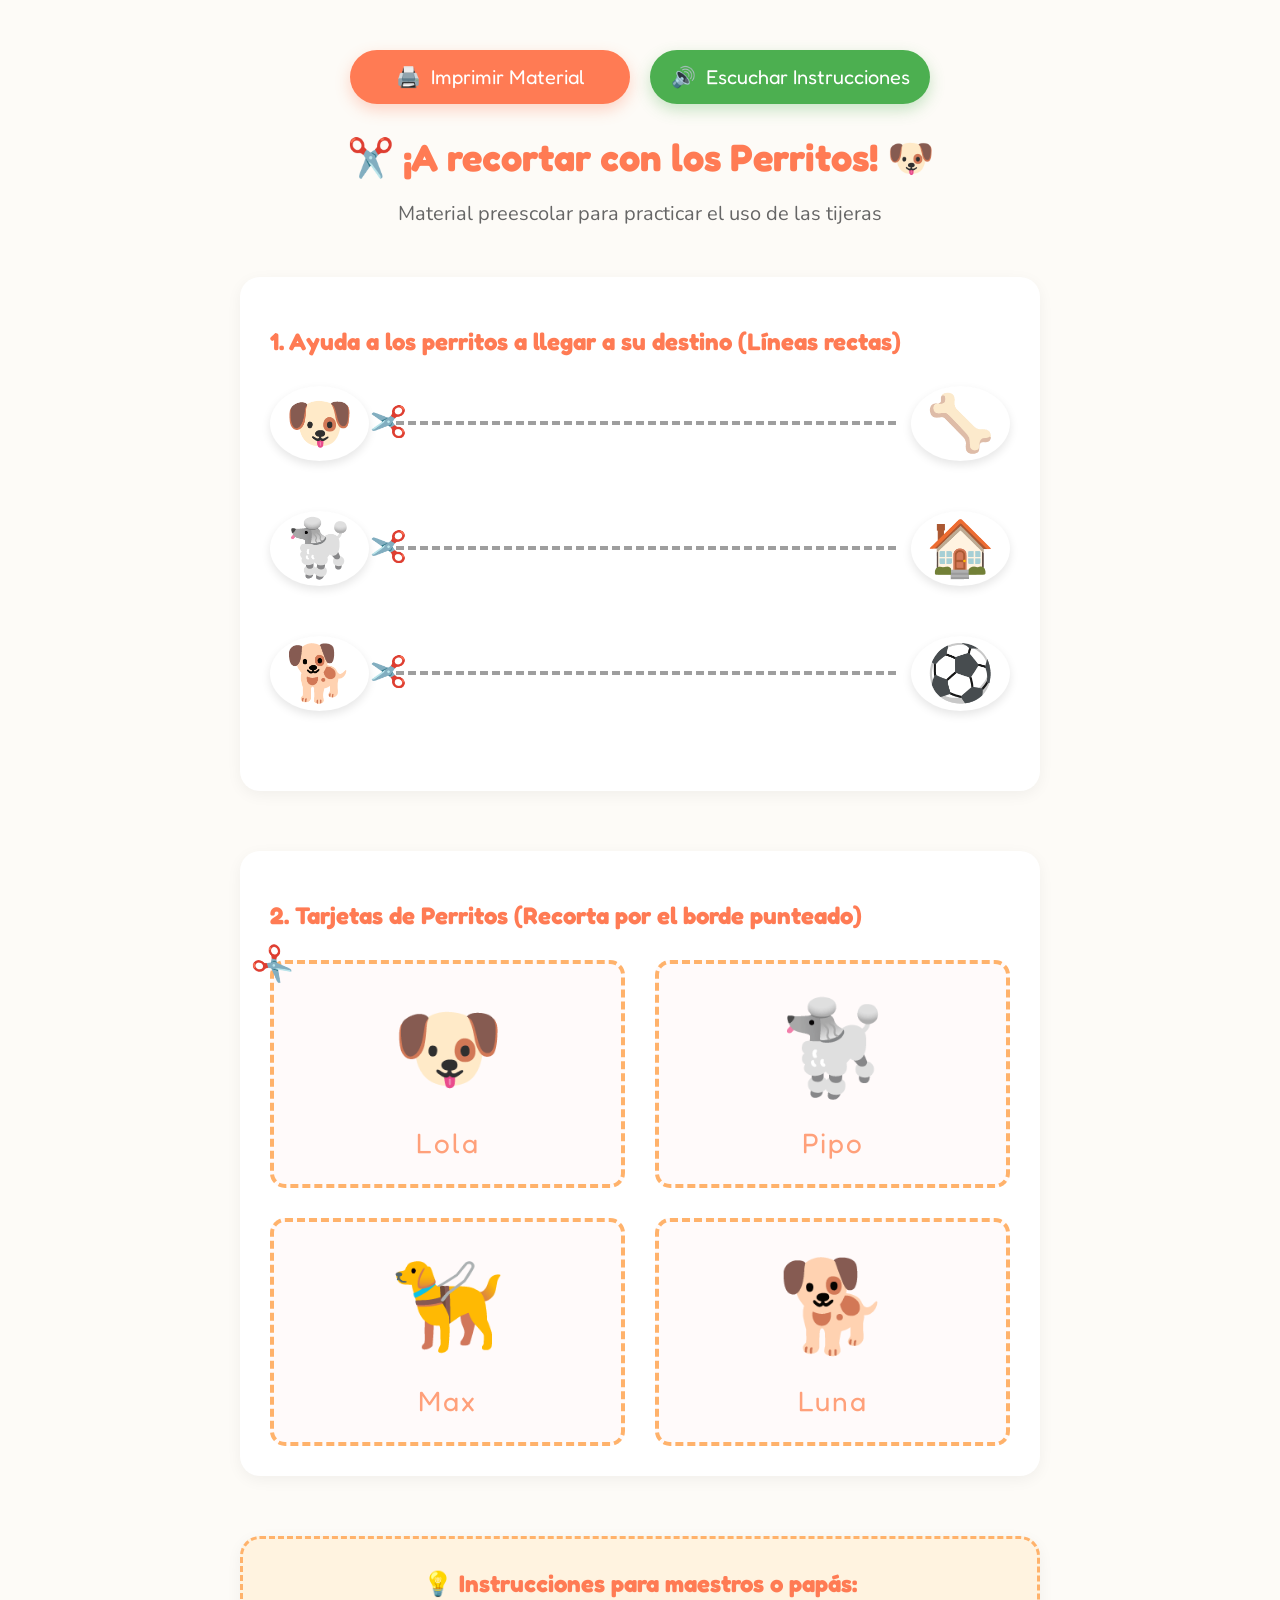
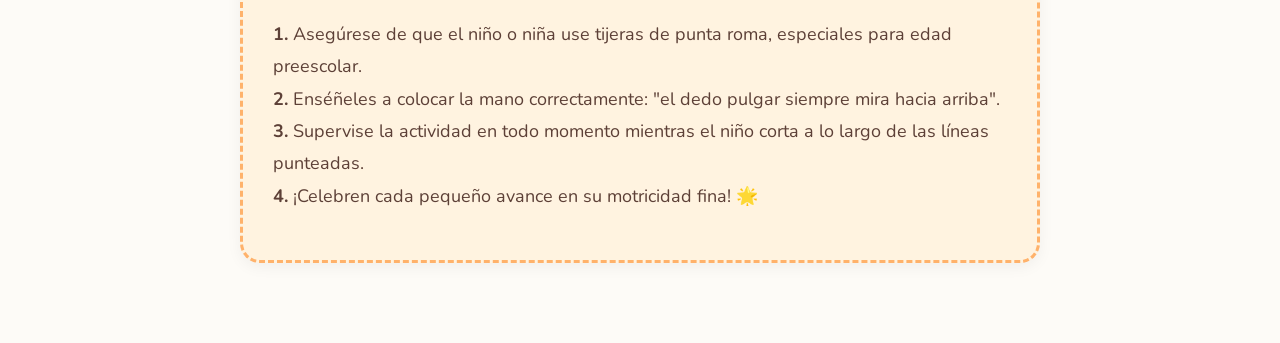
<file: index.html>
<!DOCTYPE html>
<html lang="es">
<head>
    <meta charset="UTF-8">
    <meta name="viewport" content="width=device-width, initial-scale=1.0">
    <title>Recortables de Perritos</title>
    <style>
        @import url('https://fonts.googleapis.com/css2?family=Fredoka+One&family=Nunito:wght@400;700&display=swap');
        
        @page { size: A4 portrait; margin: 15mm; }
        
        body { 
            font-family: 'Nunito', sans-serif; 
            background: #fdfbf7;
            color: #333;
            max-width: 800px;
            margin: 0 auto;
            padding: 20px;
        }
        
        h1 {
            font-family: 'Fredoka One', cursive;
            text-align: center;
            color: #FF7B54;
            font-size: 38px;
            margin-bottom: 5px;
        }

        .subtitle {
            text-align: center;
            font-size: 20px;
            color: #666;
            margin-bottom: 50px;
        }

        .activity-section {
            margin-bottom: 60px;
            page-break-inside: avoid;
            background: white;
            padding: 30px;
            border-radius: 20px;
            box-shadow: 0 4px 15px rgba(0,0,0,0.05);
        }

        .activity-title {
            font-size: 24px;
            color: #FF7B54;
            margin-bottom: 30px;
            display: flex;
            align-items: center;
            gap: 10px;
            font-family: 'Fredoka One', cursive;
        }

        /* Cutting paths */
        .cut-path-container {
            display: flex;
            align-items: center;
            justify-content: space-between;
            margin-bottom: 50px;
            position: relative;
        }

        .emoji-large {
            font-size: 55px;
            z-index: 2;
            background: white;
            padding: 0 15px;
            border-radius: 50%;
            box-shadow: 0 4px 10px rgba(0,0,0,0.1);
        }

        .dashed-line {
            flex-grow: 1;
            height: 0;
            border-bottom: 4px dashed #9E9E9E;
            margin: 0 15px;
            position: relative;
        }

        .dashed-zig-zag {
            flex-grow: 1;
            height: 40px;
            margin: 0 15px;
            position: relative;
            background: linear-gradient(-45deg, transparent 16px, transparent 0),
                        linear-gradient(45deg, transparent 16px, transparent 0),
                        linear-gradient(-45deg, #9E9E9E 16px, transparent 0),
                        linear-gradient(45deg, #9E9E9E 16px, transparent 0);
            background-color: transparent;
            background-size: 16px 32px;
            background-position: left-bottom;
            clip-path: polygon(0 40%, 100% 40%, 100% 60%, 0 60%);
            opacity: 0.6;
        }


        /* Scissors */
        .scissors {
            font-size: 30px;
            position: absolute;
            left: -15px;
            top: -20px;
            transform: rotate(90deg);
        }

        /* Puzzle / Cards */
        .cards-grid {
            display: grid;
            grid-template-columns: 1fr 1fr;
            gap: 30px;
        }

        .card {
            border: 4px dashed #FFB26B;
            border-radius: 15px;
            height: 220px;
            display: flex;
            flex-direction: column;
            align-items: center;
            justify-content: center;
            position: relative;
            background: #fffafa;
        }

        .card .scissors {
            top: -18px;
            left: -18px;
            transform: rotate(-45deg);
        }

        .card-emoji {
            font-size: 90px;
            margin-bottom: 15px;
        }

        .card-text {
            font-family: 'Fredoka One', cursive;
            font-size: 28px;
            color: #FFA07A;
            letter-spacing: 2px;
        }

        @media print {
            body { 
                background: none; 
                padding: 0;
            }
            .activity-section {
                box-shadow: none;
                padding: 10px;
            }
            .no-print { display: none !important; }
        }
        
        .action-buttons {
            display: flex;
            justify-content: center;
            gap: 20px;
            margin: 30px auto;
            flex-wrap: wrap;
        }
        .print-btn {
            display: flex;
            align-items: center;
            justify-content: center;
            gap: 10px;
            width: 280px;
            padding: 15px 20px;
            background-color: #FF7B54;
            color: white;
            font-size: 20px;
            border-radius: 30px;
            text-decoration: none;
            font-family: 'Fredoka One', cursive;
            cursor: pointer;
            border: none;
            box-shadow: 0 6px 15px rgba(255, 123, 84, 0.3);
            transition: all 0.3s cubic-bezier(0.175, 0.885, 0.32, 1.275);
        }
        .print-btn:hover {
            background-color: #FF5722;
            transform: translateY(-4px) scale(1.05);
            box-shadow: 0 10px 20px rgba(255, 123, 84, 0.4);
        }
    </style>
</head>
<body>
    <div class="no-print action-buttons">
        <button class="print-btn" onclick="window.print()">
            <span>🖨️</span> Imprimir Material
        </button>
        <button class="print-btn audio-btn" onclick="leerInstrucciones()" style="background-color: #4CAF50; box-shadow: 0 6px 15px rgba(76, 175, 80, 0.3);">
            <span>🔊</span> Escuchar Instrucciones
        </button>
    </div>

    <h1>✂️ ¡A recortar con los Perritos! 🐶</h1>
    <p class="subtitle">Material preescolar para practicar el uso de las tijeras</p>

    <!-- Activity 1: Straight lines -->
    <div class="activity-section">
        <h2 class="activity-title">1. Ayuda a los perritos a llegar a su destino (Líneas rectas)</h2>
        
        <div class="cut-path-container">
            <div class="emoji-large">🐶</div>
            <div class="dashed-line">
                <span class="scissors">✂️</span>
            </div>
            <div class="emoji-large">🦴</div>
        </div>

        <div class="cut-path-container">
            <div class="emoji-large">🐩</div>
            <div class="dashed-line">
                <span class="scissors">✂️</span>
            </div>
            <div class="emoji-large">🏠</div>
        </div>
        
        <div class="cut-path-container">
            <div class="emoji-large">🐕</div>
            <div class="dashed-line">
                <span class="scissors">✂️</span>
            </div>
            <div class="emoji-large">⚽</div>
        </div>
    </div>

    <!-- Activity 2: Cute Cards -->
    <div class="activity-section">
        <h2 class="activity-title">2. Tarjetas de Perritos (Recorta por el borde punteado)</h2>
        <div class="cards-grid">
            <div class="card">
                <span class="scissors">✂️</span>
                <div class="card-emoji">🐶</div>
                <div class="card-text">Lola</div>
            </div>
            <div class="card">
                <div class="card-emoji">🐩</div>
                <div class="card-text">Pipo</div>
            </div>
            <div class="card">
                <div class="card-emoji">🦮</div>
                <div class="card-text">Max</div>
            </div>
            <div class="card">
                <div class="card-emoji">🐕</div>
                <div class="card-text">Luna</div>
            </div>
        </div>
    </div>

    <!-- Instructions for parents/teachers -->
    <div class="activity-section" style="background-color: #FFF3E0; border: 3px dashed #FFB26B;">
        <h2 style="color: #FF7B54; margin-top: 0; font-family: 'Fredoka One', cursive; text-align: center;">💡 Instrucciones para maestros o papás:</h2>
        <p style="font-size: 18px; line-height: 1.8; color: #5D4037;">
            <strong>1.</strong> Asegúrese de que el niño o niña use tijeras de punta roma, especiales para edad preescolar.<br>
            <strong>2.</strong> Enséñeles a colocar la mano correctamente: "el dedo pulgar siempre mira hacia arriba".<br>
            <strong>3.</strong> Supervise la actividad en todo momento mientras el niño corta a lo largo de las líneas punteadas.<br>
            <strong>4.</strong> ¡Celebren cada pequeño avance en su motricidad fina! 🌟
        </p>
    </div>

    <script>
        function speak(texto) {
            if ('speechSynthesis' in window) {
                window.speechSynthesis.cancel();
                const utterance = new SpeechSynthesisUtterance(texto);
                utterance.lang = 'es-ES';
                utterance.rate = 0.9;
                utterance.pitch = 1.2;
                window.speechSynthesis.speak(utterance);
            } else {
                alert("Tu navegador no soporta la lectura en voz alta.");
            }
        }

        function leerInstrucciones() {
            speak("¡Hola! Vamos a recortar con los perritos. Actividad uno: Ayuda a los perritos a llegar a su destino cortando por las líneas rectas. Actividad dos: Recorta las tarjetas de perritos por el borde punteado. Instrucciones para adultos: Asegúrese de usar tijeras de punta roma y supervise la actividad. ¡Diviértete!");
        }

        document.querySelectorAll('.emoji-large, .card').forEach(el => {
            el.style.cursor = 'pointer';
            el.title = '👆 Haz clic para escuchar';
            
            if (el.classList.contains('emoji-large')) {
                el.style.transition = 'transform 0.2s';
            }

            el.addEventListener('click', () => {
                if(el.classList.contains('card')) {
                    const nombre = el.querySelector('.card-text').innerText;
                    speak("La tarjeta de " + nombre + ", ¡guau guau!");
                } else {
                    const emoji = el.innerText.trim();
                    if(emoji === '🐶' || emoji === '🐩' || emoji === '🐕' || emoji === '🦮') {
                        speak("¡Guau guau!");
                    } else if (emoji === '🦴') {
                        speak("¡Un hueso delicioso!");
                    } else if (emoji === '🏠') {
                        speak("¡A la casita!");
                    } else if (emoji === '⚽') {
                        speak("¡Una pelota para jugar!");
                    }
                }
                
                const originalTransform = el.style.transform;
                el.style.transform = 'scale(1.1)';
                setTimeout(() => el.style.transform = originalTransform, 200);
            });
        });
    </script>
</body>
</html>
</file>
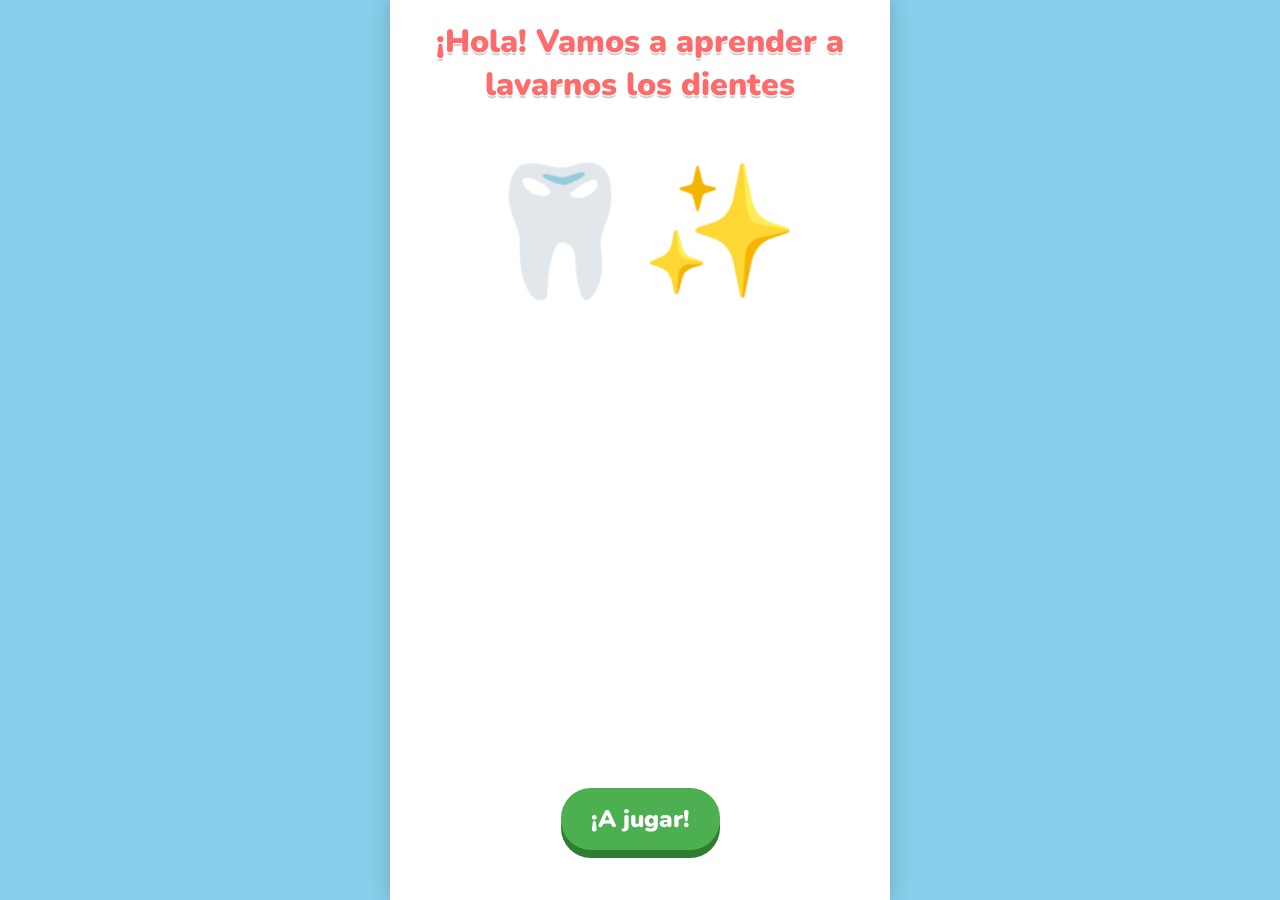
<file: proyecto2/index.html>
<!DOCTYPE html>
<html lang="es">
<head>
  <meta charset="UTF-8">
  <meta name="viewport" content="width=device-width, initial-scale=1.0, maximum-scale=1.0, user-scalable=no">
  <title>¡A Lavar los Dientes!</title>
  <link href="https://fonts.googleapis.com/css2?family=Nunito:wght@700;900&display=swap" rel="stylesheet">
  <style>
    * {
      box-sizing: border-box;
      margin: 0;
      padding: 0;
      user-select: none;
      -webkit-user-select: none;
      touch-action: none;
    }

    body {
      font-family: 'Nunito', sans-serif;
      background-color: #87CEEB;
      display: flex;
      justify-content: center;
      align-items: center;
      height: 100vh;
      width: 100vw;
      overflow: hidden;
    }

    #game-container {
      width: 100%;
      max-width: 500px;
      height: 100%;
      max-height: 900px;
      background: white;
      position: relative;
      box-shadow: 0 0 20px rgba(0,0,0,0.2);
      display: flex;
      flex-direction: column;
    }

    .screen {
      display: none;
      flex-direction: column;
      justify-content: center;
      align-items: center;
      height: 100%;
      padding: 20px;
      text-align: center;
      position: relative;
    }

    .screen.active {
      display: flex;
    }

    h1, h2 {
      color: #ff6b6b;
      margin-bottom: 20px;
      font-size: 2rem;
      text-shadow: 1px 1px 0 #fff, -1px -1px 0 #fff, 1px -1px 0 #fff, -1px 1px 0 #fff, 0 3px 0 #ccc;
      z-index: 10;
      font-weight: 900;
    }

    .character {
      font-size: 8rem;
      margin: 20px;
    }

    .character.jump {
      animation: jumpBounce 1s infinite alternate;
    }

    @keyframes jumpBounce {
      0% { transform: translateY(0) scale(1.1); }
      100% { transform: translateY(-30px) scale(0.9); }
    }

    .main-btn, .next-btn {
      background-color: #4CAF50;
      color: white;
      border: none;
      padding: 15px 30px;
      font-size: 1.5rem;
      font-weight: 900;
      font-family: 'Nunito', sans-serif;
      border-radius: 30px;
      cursor: pointer;
      box-shadow: 0 8px 0 #2E7D32;
      transition: transform 0.1s, box-shadow 0.1s;
      margin-top: auto;
      margin-bottom: 30px;
    }
    .main-btn:active, .next-btn:active {
      transform: translateY(8px);
      box-shadow: 0 0 0 #2E7D32;
    }

    .hidden {
      display: none !important;
    }

    .sink-area, .paste-area, .rinse-area, .mouth-area {
      position: relative;
      flex-grow: 1;
      width: 100%;
      display: flex;
      justify-content: center;
      align-items: center;
      flex-direction: column;
    }

    .faucet, .toothpaste, .mouth-open {
      font-size: 6rem;
      margin-bottom: 50px;
      cursor: pointer;
    }

    .water-stream {
      width: 20px;
      height: 150px;
      background-color: #4fc3f7;
      position: absolute;
      top: 40%;
      left: 50%;
      transform: translateX(-50%);
      animation: flowDown 0.5s infinite linear;
      border-radius: 10px;
    }
    @keyframes flowDown {
      0% { transform: translateX(-50%) translateY(0); }
      100% { transform: translateX(-50%) translateY(20px); }
    }

    .toothbrush, .cup {
      font-size: 5rem;
      position: absolute;
      bottom: 20%;
      z-index: 10;
    }
    .draggable {
      cursor: grab;
    }
    .draggable:active {
      cursor: grabbing;
    }

    .paste-blob {
      width: 40px;
      height: 20px;
      background-color: #4fc3f7;
      border-radius: 20px;
      position: absolute;
      top: 10px;
      left: 20px;
    }

    .teeth-bg, .tongue-bg {
      font-size: 12rem;
      position: absolute;
    }

    canvas {
      position: absolute;
      top: 50%;
      left: 50%;
      transform: translate(-50%, -50%);
      z-index: 5;
      border-radius: 20px;
      cursor: crosshair;
    }

    .progress-bar-container {
      width: 80%;
      height: 20px;
      background: #eee;
      border-radius: 10px;
      overflow: hidden;
      margin-top: 20px;
      border: 2px solid #ccc;
      z-index: 10;
    }
    .progress-bar {
      width: 0%;
      height: 100%;
      background: #4caf50;
      transition: width 0.3s;
    }

    .emoji-btn {
      transition: transform 0.2s;
    }
    .emoji-btn:active {
      transform: scale(0.9);
    }
  </style>
</head>
<body>
  <div id="game-container">
    <div id="screen-start" class="screen active">
      <h1>¡Hola! Vamos a aprender a lavarnos los dientes</h1>
      <div class="character">🦷✨</div>
      <button id="btn-start" class="main-btn">¡A jugar!</button>
    </div>

    <!-- Escena 1: Lavabo (Mojar cepillo y cerrar llave) -->
    <div id="screen-sink" class="screen">
      <h2 id="sink-instruction">Paso 1: Moja tu cepillo</h2>
      <div class="sink-area">
        <div id="faucet" class="faucet emoji-btn">🚰</div>
        <div id="water-stream" class="water-stream hidden"></div>
        <div id="toothbrush-sink" class="toothbrush draggable">🪥</div>
      </div>
      <button id="btn-next-sink" class="next-btn hidden">Siguiente ➡️</button>
    </div>

    <!-- Escena 2: Pasta dental -->
    <div id="screen-paste" class="screen">
      <h2>Paso 3: Ponle pasta a tu cepillo</h2>
      <div class="paste-area">
        <div id="toothpaste" class="toothpaste emoji-btn">🧴</div>
        <div id="toothbrush-paste" class="toothbrush">
          🪥
          <div id="paste-blob" class="paste-blob hidden"></div>
        </div>
      </div>
      <button id="btn-next-paste" class="next-btn hidden">Siguiente ➡️</button>
    </div>

    <!-- Escena 3: Lavar Dientes (Canvas) -->
    <div id="screen-brush-teeth" class="screen">
      <h2>Paso 4: ¡Talla tus dientes de arriba hacia abajo y al revés!</h2>
      <div class="mouth-area">
        <div class="teeth-bg">👄🦷</div>
        <canvas id="dirt-canvas-teeth"></canvas>
      </div>
      <div class="progress-bar-container"><div id="progress-teeth" class="progress-bar"></div></div>
      <button id="btn-next-teeth" class="next-btn hidden">Siguiente ➡️</button>
    </div>

    <!-- Escena 4: Lavar Lengua (Canvas) -->
    <div id="screen-brush-tongue" class="screen">
      <h2>Paso 5: ¡Y ahora talla la lengua hacia afuera!</h2>
      <div class="mouth-area">
        <div class="tongue-bg">👅</div>
        <canvas id="dirt-canvas-tongue"></canvas>
      </div>
      <div class="progress-bar-container"><div id="progress-tongue" class="progress-bar"></div></div>
      <button id="btn-next-tongue" class="next-btn hidden">Siguiente ➡️</button>
    </div>

    <!-- Escena 5: Enjuagar -->
    <div id="screen-rinse" class="screen">
      <h2>Paso 6: ¡Enjuaga tu boca con el vasito de agua!</h2>
      <div class="rinse-area">
        <div id="cup" class="cup draggable">💧🥛</div>
        <div id="mouth-rinse" class="mouth-open">👄</div>
      </div>
      <button id="btn-next-rinse" class="next-btn hidden">Terminar ➡️</button>
    </div>

    <!-- Pantalla Final -->
    <div id="screen-end" class="screen">
      <h1>¡Felicidades!</h1>
      <p style="font-size: 1.5rem; color: #555;">Tus dientes están limpios y brillantes.</p>
      <div class="character jump">🦷✨🎉</div>
      <button id="btn-restart" class="main-btn">Volver a limpiar</button>
    </div>
  </div>

  <script>
    function speakInstruction(text) {
      if ('speechSynthesis' in window) {
        const utterance = new SpeechSynthesisUtterance(text);
        utterance.lang = 'es-MX'; 
        utterance.rate = 0.95;     
        utterance.pitch = 1.3;    
        window.speechSynthesis.cancel(); 
        window.speechSynthesis.speak(utterance);
      }
    }

    const AudioContext = window.AudioContext || window.webkitAudioContext;
    let audioCtx;

    function initAudio() {
        if (!audioCtx) {
            audioCtx = new AudioContext();
        }
        if (audioCtx.state === 'suspended') {
            audioCtx.resume();
        }
    }

    function playSound(type) {
      if(!audioCtx) return;
      
      const osc = audioCtx.createOscillator();
      const gainNode = audioCtx.createGain();
      osc.connect(gainNode);
      gainNode.connect(audioCtx.destination);

      if (type === 'water') {
        osc.type = 'triangle';
        osc.frequency.setValueAtTime(120, audioCtx.currentTime);
        gainNode.gain.setValueAtTime(0.5, audioCtx.currentTime);
        osc.start();
        return osc; 
      } else if (type === 'pop') {
        osc.type = 'sine';
        osc.frequency.setValueAtTime(400, audioCtx.currentTime);
        osc.frequency.exponentialRampToValueAtTime(800, audioCtx.currentTime + 0.1);
        gainNode.gain.setValueAtTime(0.5, audioCtx.currentTime);
        gainNode.gain.exponentialRampToValueAtTime(0.01, audioCtx.currentTime + 0.1);
        osc.start();
        osc.stop(audioCtx.currentTime + 0.1);
      } else if (type === 'success') {
        osc.type = 'square';
        osc.frequency.setValueAtTime(300, audioCtx.currentTime);
        osc.frequency.setValueAtTime(400, audioCtx.currentTime + 0.1);
        osc.frequency.setValueAtTime(600, audioCtx.currentTime + 0.2);
        gainNode.gain.setValueAtTime(0.2, audioCtx.currentTime);
        gainNode.gain.linearRampToValueAtTime(0, audioCtx.currentTime + 0.5);
        osc.start();
        osc.stop(audioCtx.currentTime + 0.5);
      } else if (type === 'scrub') {
        osc.type = 'sawtooth';
        osc.frequency.setValueAtTime(100 + Math.random()*50, audioCtx.currentTime);
        gainNode.gain.setValueAtTime(0.1, audioCtx.currentTime);
        gainNode.gain.exponentialRampToValueAtTime(0.01, audioCtx.currentTime + 0.1);
        osc.start();
        osc.stop(audioCtx.currentTime + 0.1);
      }
    }

    function showScreen(id, phrase) {
      document.querySelectorAll('.screen').forEach(s => s.classList.remove('active'));
      document.getElementById(id).classList.add('active');
      if (phrase) {
        speakInstruction(phrase);
      }
    }

    // ---------- PASO 1 y 2: LAVABO ----------
    const btnStart = document.getElementById('btn-start');
    const faucet = document.getElementById('faucet');
    const waterStream = document.getElementById('water-stream');
    const tbSink = document.getElementById('toothbrush-sink');
    const btnNextSink = document.getElementById('btn-next-sink');
    const sinkInstruction = document.getElementById('sink-instruction');

    let waterOsc = null;
    let isWaterRunning = false;
    let brushWet = false;

    btnStart.addEventListener('click', () => {
        initAudio();
        playSound('pop');
        showScreen('screen-sink', "Paso 1: Toca la llave de agua para abrirla, y luego arrastra el cepillo hacia el chorrito.");
    });

    faucet.addEventListener('click', () => {
      if (!isWaterRunning && !brushWet) {
        waterStream.classList.remove('hidden');
        isWaterRunning = true;
        waterOsc = playSound('water');
      } else if (isWaterRunning && brushWet) {
        waterStream.classList.add('hidden');
        isWaterRunning = false;
        if (waterOsc) { waterOsc.stop(); waterOsc = null; }
        playSound('success');
        sinkInstruction.innerText = "¡Muy bien! Cuidamos el agua.";
        speakInstruction("¡Qué bien! Ya cerraste la llave para cuidar el agua. Toca en Siguiente.");
        btnNextSink.classList.remove('hidden');
      }
    });

    makeDraggable(tbSink, (x, y, el) => {
      if (isWaterRunning && !brushWet) {
        const waterRect = waterStream.getBoundingClientRect();
        const tbRect = el.getBoundingClientRect();
        if (
          tbRect.left < waterRect.right &&
          tbRect.right > waterRect.left &&
          tbRect.top < waterRect.bottom &&
          tbRect.bottom > waterRect.top
        ) {
          brushWet = true;
          playSound('pop');
          el.innerText = "🪥💦"; 
          sinkInstruction.innerText = "Paso 2: ¡Ahora cierra la llave!";
          speakInstruction("¡Listo! Tu cepillo ya está mojado. Ahora toca la llave para cerrarla y no desperdiciar agüita.");
          el.style.transform = "translate(0px, 0px)";
        }
      } else {
          el.style.transform = "translate(0px, 0px)";
      }
    });

    btnNextSink.addEventListener('click', () => {
      showScreen('screen-paste', "Paso 3: Toca el tubito de pasta para ponerla en tu cepillo.");
    });

    // ---------- PASO 3: PASTA ----------
    const toothpasteBtn = document.getElementById('toothpaste');
    const pasteBlob = document.getElementById('paste-blob');
    const btnNextPaste = document.getElementById('btn-next-paste');
    let hasPaste = false;

    toothpasteBtn.addEventListener('click', () => {
      if (!hasPaste) {
        hasPaste = true;
        pasteBlob.classList.remove('hidden');
        playSound('pop');
        speakInstruction("¡Perfecto! Ya tiene pasta. Dale a Siguiente.");
        btnNextPaste.classList.remove('hidden');
      }
    });

    btnNextPaste.addEventListener('click', () => {
      showScreen('screen-brush-teeth', "Paso 4: ¡Con tu dedito, talla los dientes donde haya comida chatarra para quitarlos!");
      initCanvas('dirt-canvas-teeth', 'progress-teeth', btnNextTeeth, 250, 150, '#d1c24f', true); 
    });

    // ---------- PASO 4 y 5: CANVAS SCRATCH-OFF ----------
    const btnNextTeeth = document.getElementById('btn-next-teeth');
    const btnNextTongue = document.getElementById('btn-next-tongue');

    btnNextTeeth.addEventListener('click', () => {
      showScreen('screen-brush-tongue', "Paso 5: ¡Y ahora cepilla la lengua, moviendo el cepillo hacia afuera!");
      initCanvas('dirt-canvas-tongue', 'progress-tongue', btnNextTongue, 200, 150, '#94b85c', false); 
    });

    function initCanvas(canvasId, progressId, nextBtn, w, h, color, drawGerms) {
      const canvas = document.getElementById(canvasId);
      const ctx = canvas.getContext('2d');
      canvas.width = w;
      canvas.height = h;

      ctx.globalCompositeOperation = 'source-over';
      ctx.fillStyle = color;
      ctx.fillRect(0, 0, w, h);
      
      if (drawGerms) {
          ctx.fillStyle = '#61540d'; 
          for(let i=0; i<30; i++){
            ctx.beginPath();
            ctx.arc(Math.random()*w, Math.random()*h, Math.random()*5+2, 0, Math.PI*2);
            ctx.fill();
          }
      } else {
          ctx.fillStyle = '#4c612b'; 
          for(let i=0; i<30; i++){
            ctx.beginPath();
            ctx.arc(Math.random()*w, Math.random()*h, Math.random()*5+2, 0, Math.PI*2);
            ctx.fill();
          }
      }

      let isDrawing = false;
      let lastX = 0;
      let lastY = 0;
      const brushRadius = 25; 

      const totalPixels = w * h;
      const pixelsToClear = totalPixels * 0.7; 
      let isDone = false;

      function getMousePos(evt) {
        const rect = canvas.getBoundingClientRect();
        const clientX = evt.touches ? evt.touches[0].clientX : evt.clientX;
        const clientY = evt.touches ? evt.touches[0].clientY : evt.clientY;
        return {
          x: clientX - rect.left,
          y: clientY - rect.top
        };
      }

      function startPos(e) {
        if(isDone) return;
        e.preventDefault();
        isDrawing = true;
        const pos = getMousePos(e);
        lastX = pos.x; lastY = pos.y;
        scrub(pos.x, pos.y);
      }

      function movePos(e) {
        if (!isDrawing || isDone) return;
        e.preventDefault();
        const pos = getMousePos(e);
        
        ctx.globalCompositeOperation = 'destination-out';
        ctx.lineWidth = brushRadius * 2;
        ctx.lineCap = 'round';
        ctx.lineJoin = 'round';
        ctx.beginPath();
        ctx.moveTo(lastX, lastY);
        ctx.lineTo(pos.x, pos.y);
        ctx.stroke();

        lastX = pos.x; lastY = pos.y;
        
        if(Math.random() > 0.7) playSound('scrub');
        
        checkProgress();
      }

      function endPos(e) {
        isDrawing = false;
      }

      function scrub(x, y) {
        ctx.globalCompositeOperation = 'destination-out';
        ctx.beginPath();
        ctx.arc(x, y, brushRadius, 0, Math.PI * 2, false);
        ctx.fill();
        checkProgress();
      }

      canvas.addEventListener('mousedown', startPos, {passive: false});
      canvas.addEventListener('mousemove', movePos, {passive: false});
      canvas.addEventListener('mouseup', endPos);
      canvas.addEventListener('mouseleave', endPos);
      
      canvas.addEventListener('touchstart', startPos, {passive: false});
      canvas.addEventListener('touchmove', movePos, {passive: false});
      canvas.addEventListener('touchend', endPos);
      canvas.addEventListener('touchcancel', endPos);

      function checkProgress() {
        if(isDone) return;
        const imageData = ctx.getImageData(0, 0, w, h);
        const data = imageData.data;
        let transparentPixels = 0;
        
        for (let i = 3; i < data.length; i += 4) {
          if (data[i] < 128) { 
            transparentPixels++;
          }
        }
        
        const percentage = Math.min((transparentPixels / pixelsToClear) * 100, 100);
        document.getElementById(progressId).style.width = percentage + '%';

        if (percentage >= 100) {
          isDone = true;
          playSound('success');
          nextBtn.classList.remove('hidden');
          speakInstruction("¡Quedó súper limpio! Toca Siguiente.");
          ctx.clearRect(0,0,w,h); 
        }
      }
    }

    // ---------- PASO 6: ENJUAGAR ----------
    const btnNextRinse = document.getElementById('btn-next-rinse');
    const cup = document.getElementById('cup');
    const mouthRinse = document.getElementById('mouth-rinse');
    let isRinsed = false;

    btnNextTongue.addEventListener('click', () => {
        showScreen('screen-rinse', "Paso 6: ¡Por último, arrastra el vasito de agua a tu boquita para enjuagarte!");
    });

    makeDraggable(cup, (x, y, el) => {
      if (!isRinsed) {
        const mRect = mouthRinse.getBoundingClientRect();
        const cRect = el.getBoundingClientRect();
        if (
          cRect.left < mRect.right && cRect.right > mRect.left &&
          cRect.top < mRect.bottom && cRect.bottom > mRect.top
        ) {
          isRinsed = true;
          el.innerText = "💧";
          setTimeout(() => playSound('water'), 100);
          setTimeout(() => {
            if(waterOsc) { waterOsc.stop(); waterOsc = null; }
          }, 1000);
          
          el.style.transform = 'translate(' + x + 'px, ' + (y-40) + 'px) rotate(-45deg)'; 
          setTimeout(() => {
              speakInstruction("¡A escupir y listo!");
              btnNextRinse.classList.remove('hidden');
          }, 1500);
        }
      } else {
          el.style.transform = "translate(0px, 0px)";
      }
    });

    btnNextRinse.addEventListener('click', () => {
      showScreen('screen-end', "¡Wow, lo hiciste genial! ¡Tus dientes están relucientes y eres un campeón!");
      playSound('success');
    });

    const btnRestart = document.getElementById('btn-restart');
    btnRestart.addEventListener('click', () => {
      location.reload(); 
    });

    // ---------- UTILIDADES MÉTODOS ARRASTRAR ----------
    function makeDraggable(element, onDropCheck) {
      let isDragging = false;
      let startX, startY;
      let currentX = 0, currentY = 0;
      let baseX = 0, baseY = 0;

      function onDown(e) {
        e.preventDefault();
        isDragging = true;
        const evt = e.touches ? e.touches[0] : e;
        startX = evt.clientX - baseX;
        startY = evt.clientY - baseY;
        element.style.zIndex = 1000;
      }
      function onMove(e) {
        if (!isDragging) return;
        e.preventDefault();
        const evt = e.touches ? e.touches[0] : e;
        currentX = evt.clientX - startX;
        currentY = evt.clientY - startY;
        baseX = currentX;
        baseY = currentY;
        element.style.transform = `translate(${currentX}px, ${currentY}px)`;
      }
      function onUp(e) {
        if(!isDragging) return;
        isDragging = false;
        element.style.zIndex = 10;
        if(onDropCheck) onDropCheck(currentX, currentY, element);
        else element.style.transform = "translate(0px, 0px)";
        baseX = 0; baseY = 0; 
      }

      element.addEventListener('mousedown', onDown, {passive: false});
      document.addEventListener('mousemove', onMove, {passive: false});
      document.addEventListener('mouseup', onUp);

      element.addEventListener('touchstart', onDown, {passive: false});
      document.addEventListener('touchmove', onMove, {passive: false});
      document.addEventListener('touchend', onUp);
    }
  </script>
</body>
</html>
</file>
